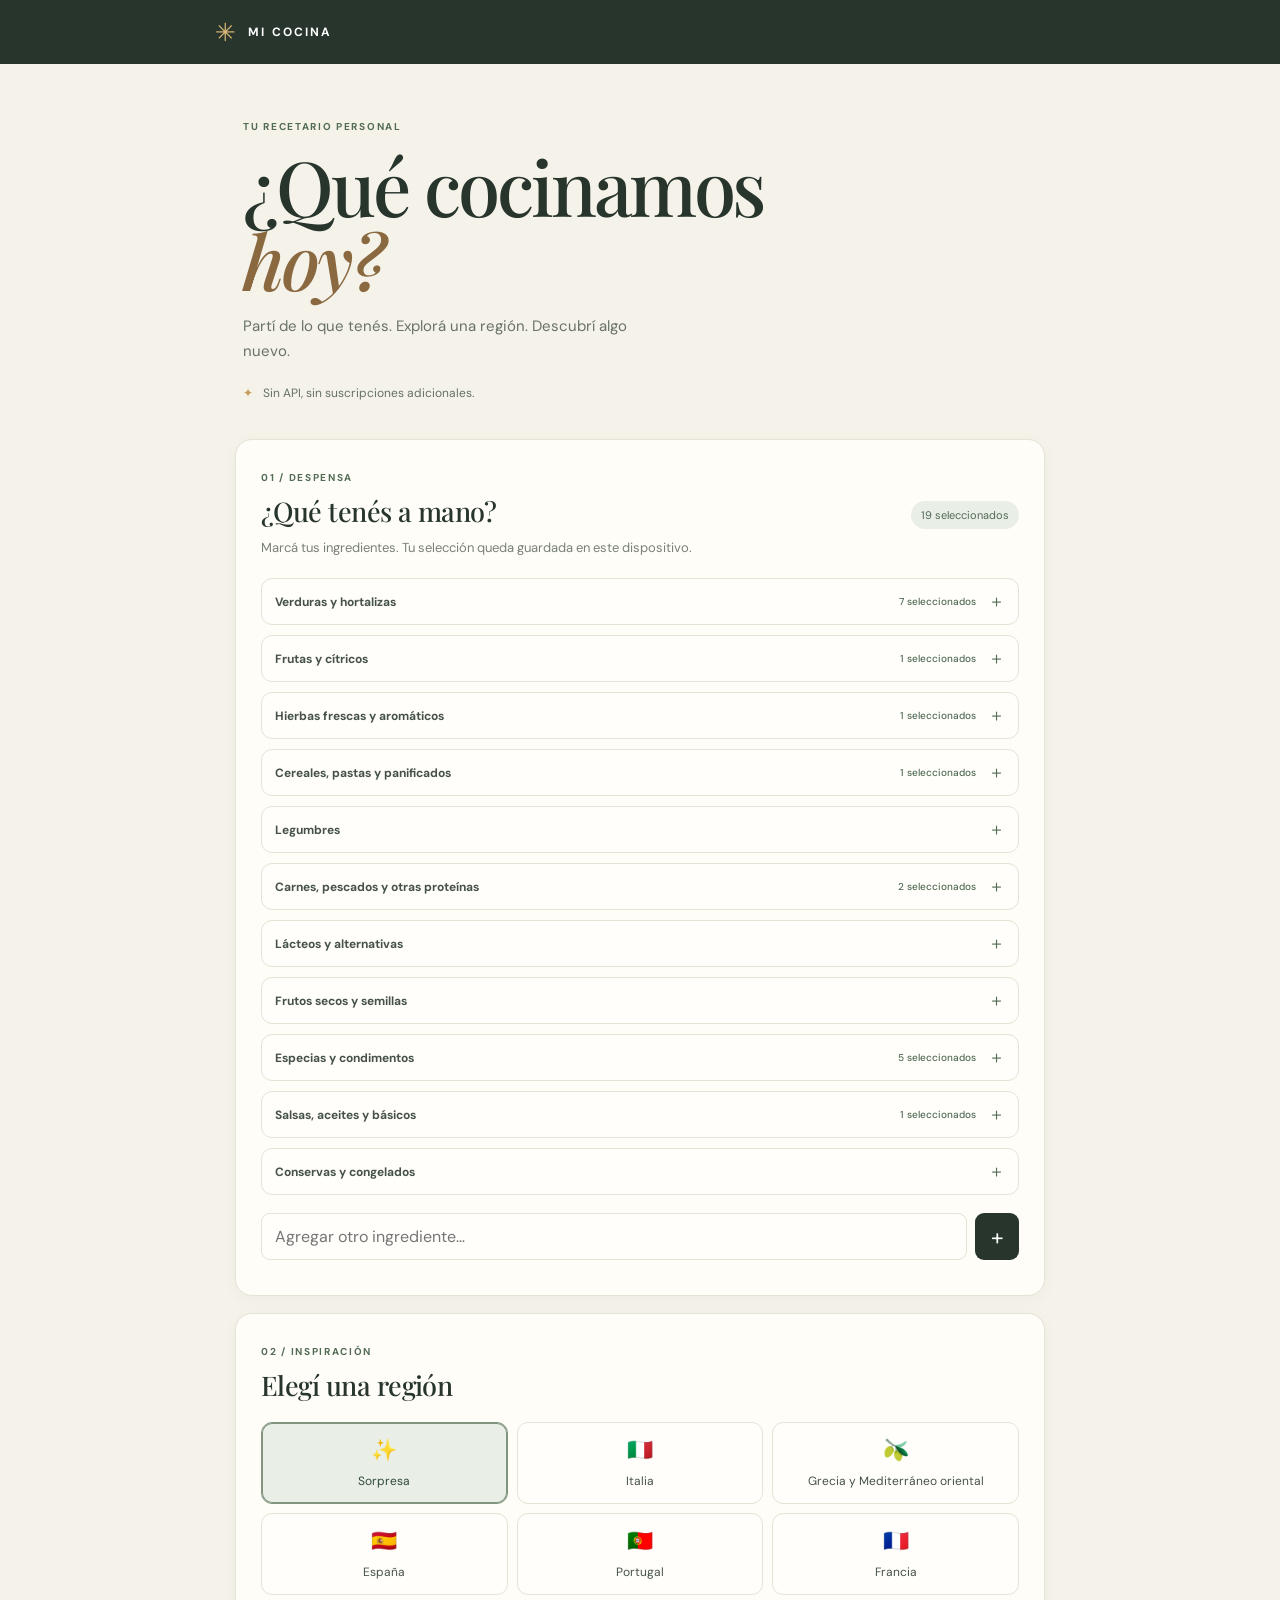
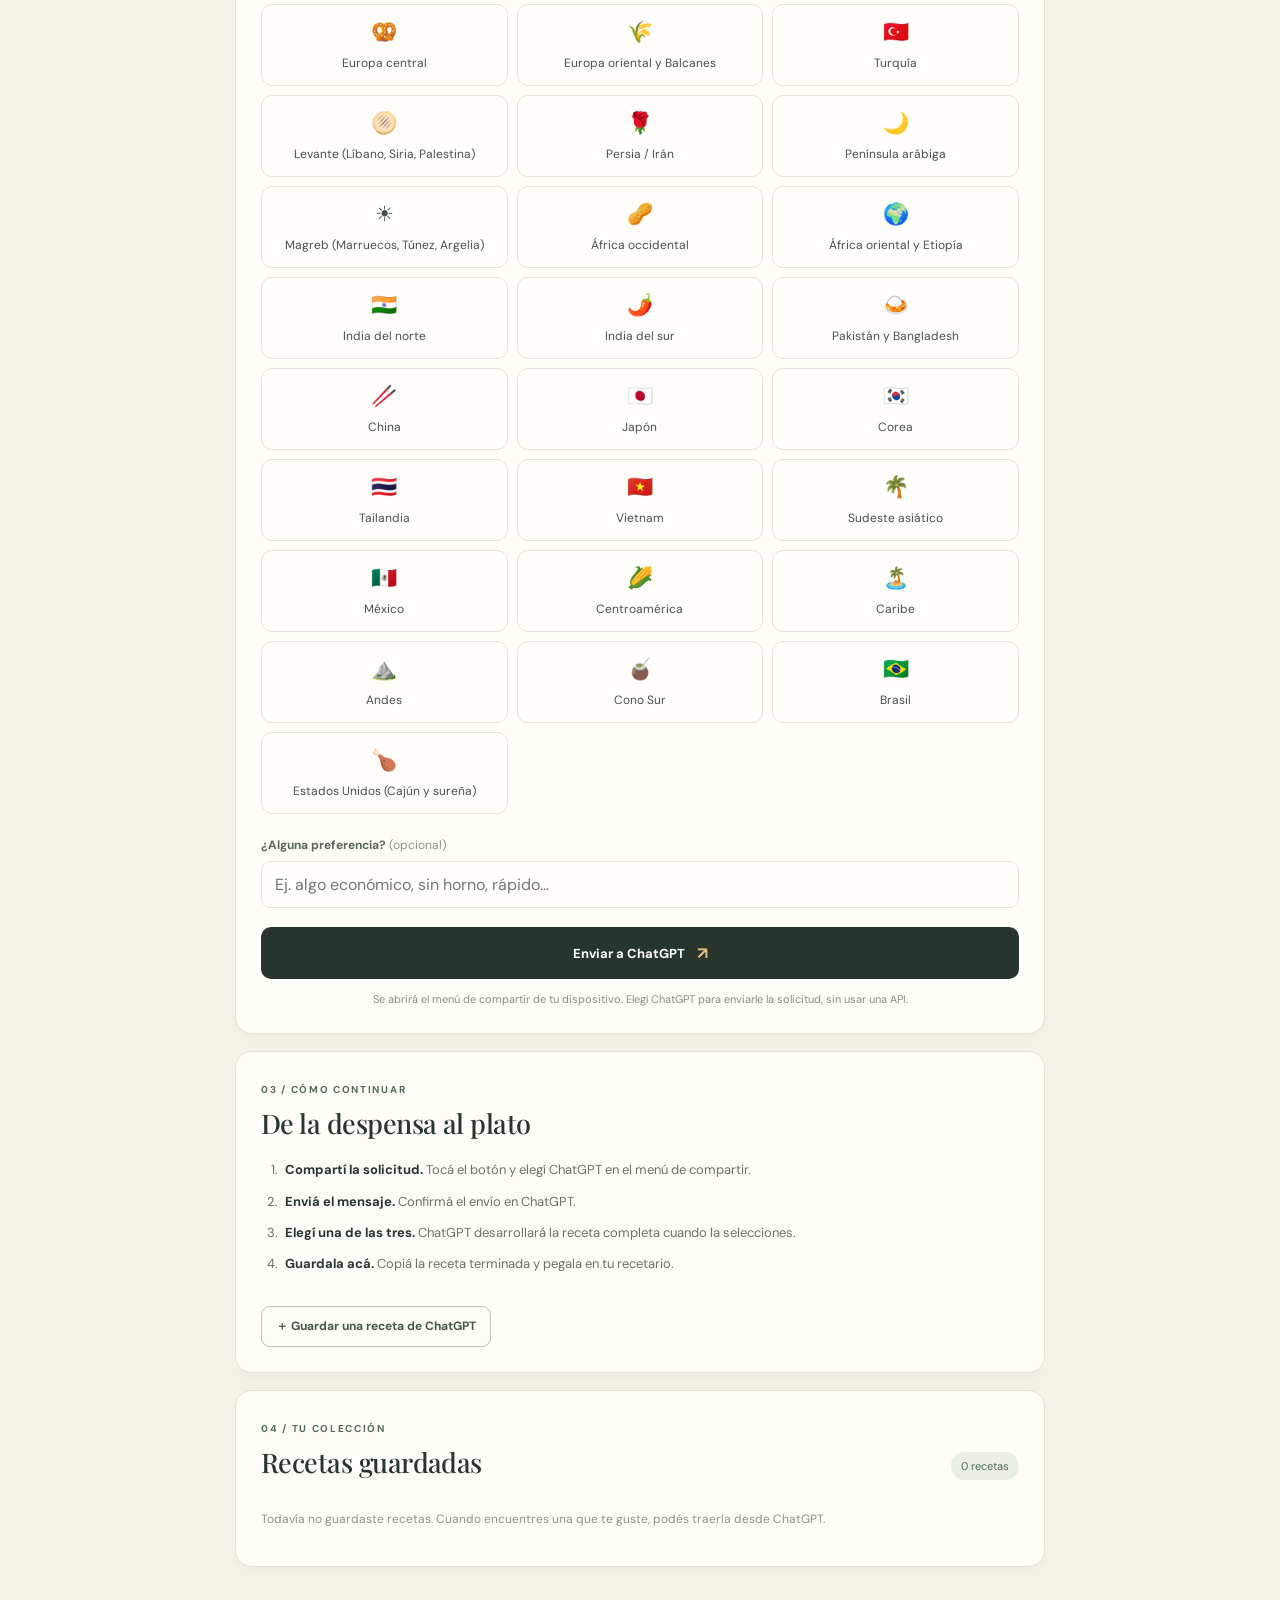
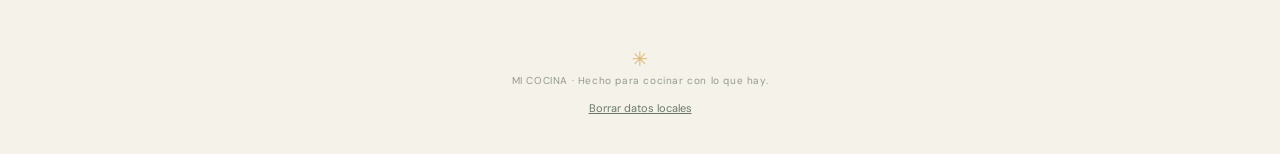
<file: index.html>
<!doctype html>
<html lang="es">
<head>
  <meta charset="utf-8">
  <meta name="viewport" content="width=device-width, initial-scale=1, viewport-fit=cover">
  <meta name="theme-color" content="#26352d">
  <meta name="description" content="Tu despensa, tus regiones favoritas y nuevas ideas para cocinar.">
  <title>Mi Cocina</title>
  <link rel="manifest" href="manifest.webmanifest">
  <link rel="icon" href="icons/icon-192.png">
  <link rel="stylesheet" href="styles.css">
</head>
<body>
  <header class="topbar">
    <a class="brand" href="#" aria-label="Mi Cocina, inicio">
      <span class="brand-mark">✳</span><span>MI COCINA</span>
    </a>
    <button id="installBtn" class="install-btn" hidden>＋ Instalar</button>
  </header>

  <main>
    <section class="hero">
      <div class="eyebrow">TU RECETARIO PERSONAL</div>
      <h1>¿Qué cocinamos<br><em>hoy?</em></h1>
      <p>Partí de lo que tenés. Explorá una región. Descubrí algo nuevo.</p>
      <div class="hero-note"><span>✦</span> Sin API, sin suscripciones adicionales.</div>
    </section>

    <section class="panel" id="pantryPanel">
      <div class="section-heading">
        <div><span class="step">01 / DESPENSA</span><h2>¿Qué tenés a mano?</h2></div>
        <span class="count" id="ingredientCount">0 seleccionados</span>
      </div>
      <p class="muted">Marcá tus ingredientes. Tu selección queda guardada en este dispositivo.</p>
      <div id="ingredientGroups"></div>
      <div class="custom-row">
        <input id="customIngredient" type="text" placeholder="Agregar otro ingrediente…" maxlength="50">
        <button id="addIngredient" class="add-btn" aria-label="Agregar ingrediente">+</button>
      </div>
      <div id="customList" class="chips"></div>
    </section>

    <section class="panel">
      <div class="section-heading">
        <div><span class="step">02 / INSPIRACIÓN</span><h2>Elegí una región</h2></div>
      </div>
      <div id="regionGrid" class="region-grid"></div>
      <label class="field-label" for="styleNotes">¿Alguna preferencia? <span>(opcional)</span></label>
      <input id="styleNotes" class="text-field" type="text" placeholder="Ej. algo económico, sin horno, rápido…">
      <button id="generateBtn" class="primary-btn">Enviar a ChatGPT <span>↗</span></button>
      <p class="fineprint">Se abrirá el menú de compartir de tu dispositivo. Elegí ChatGPT para enviarle la solicitud, sin usar una API.</p>
    </section>

    <section class="panel howto">
      <span class="step">03 / CÓMO CONTINUAR</span>
      <h2>De la despensa al plato</h2>
      <ol>
        <li><b>Compartí la solicitud.</b> Tocá el botón y elegí ChatGPT en el menú de compartir.</li>
        <li><b>Enviá el mensaje.</b> Confirmá el envío en ChatGPT.</li>
        <li><b>Elegí una de las tres.</b> ChatGPT desarrollará la receta completa cuando la selecciones.</li>
        <li><b>Guardala acá.</b> Copiá la receta terminada y pegala en tu recetario.</li>
      </ol>
      <button id="saveRecipeToggle" class="secondary-btn">＋ Guardar una receta de ChatGPT</button>
      <div id="saveRecipeArea" class="save-area" hidden>
        <label class="field-label" for="recipeTitle">Nombre de la receta</label>
        <input id="recipeTitle" class="text-field" placeholder="Ej. Berenjenas rellenas">
        <label class="field-label" for="recipeText">Pegá la receta completa</label>
        <textarea id="recipeText" class="text-field textarea" rows="6" placeholder="Pegá aquí la respuesta de ChatGPT…"></textarea>
        <button id="saveRecipeBtn" class="primary-btn">Guardar en mi recetario</button>
      </div>
    </section>

    <section class="panel">
      <div class="section-heading">
        <div><span class="step">04 / TU COLECCIÓN</span><h2>Recetas guardadas</h2></div>
        <span class="count" id="recipeCount">0 recetas</span>
      </div>
      <div id="recipeList" class="recipe-list">
        <p class="empty">Todavía no guardaste recetas. Cuando encuentres una que te guste, podés traerla desde ChatGPT.</p>
      </div>
    </section>
  </main>

  <footer>
    <span class="brand-mark">✳</span>
    <p>MI COCINA · Hecho para cocinar con lo que hay.</p>
    <button id="clearData" class="text-btn">Borrar datos locales</button>
  </footer>

  <div id="toast" class="toast" role="status" aria-live="polite"></div>
  <script src="app.js"></script>
</body>
</html>
</file>
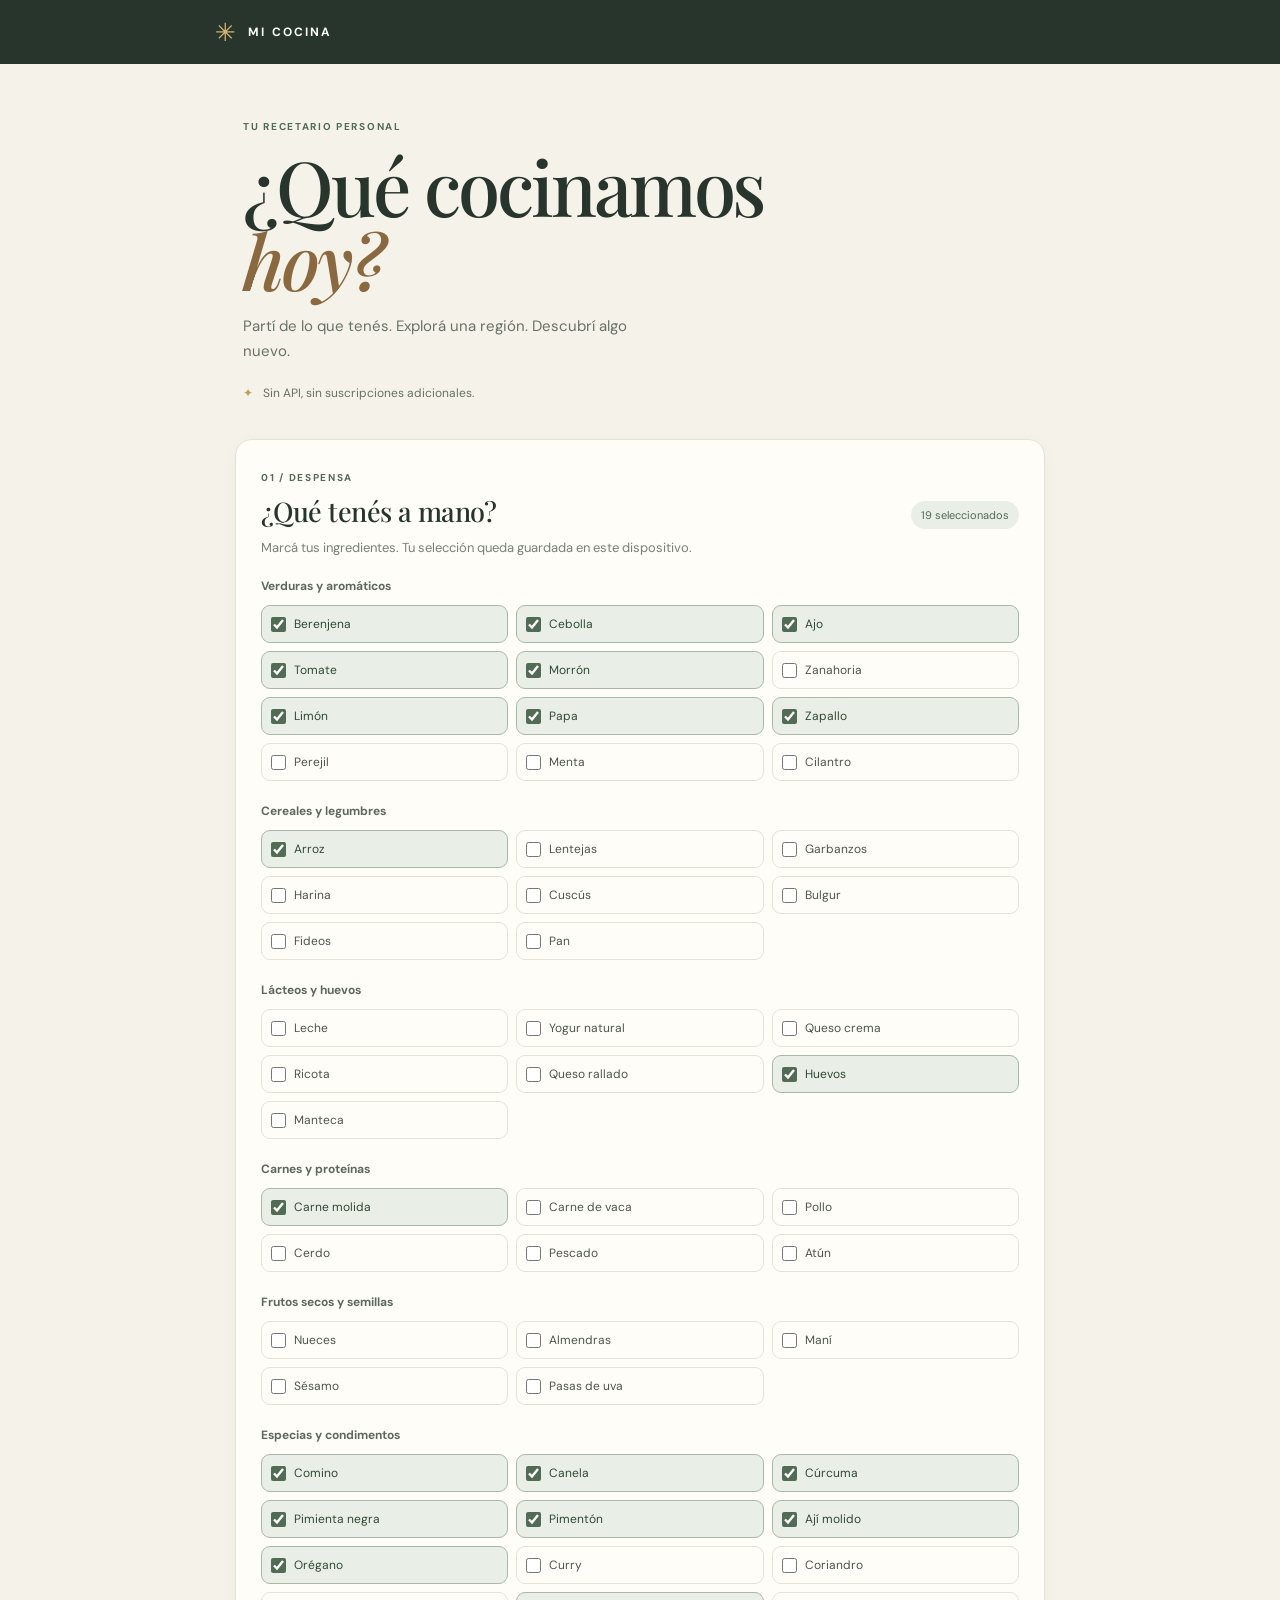
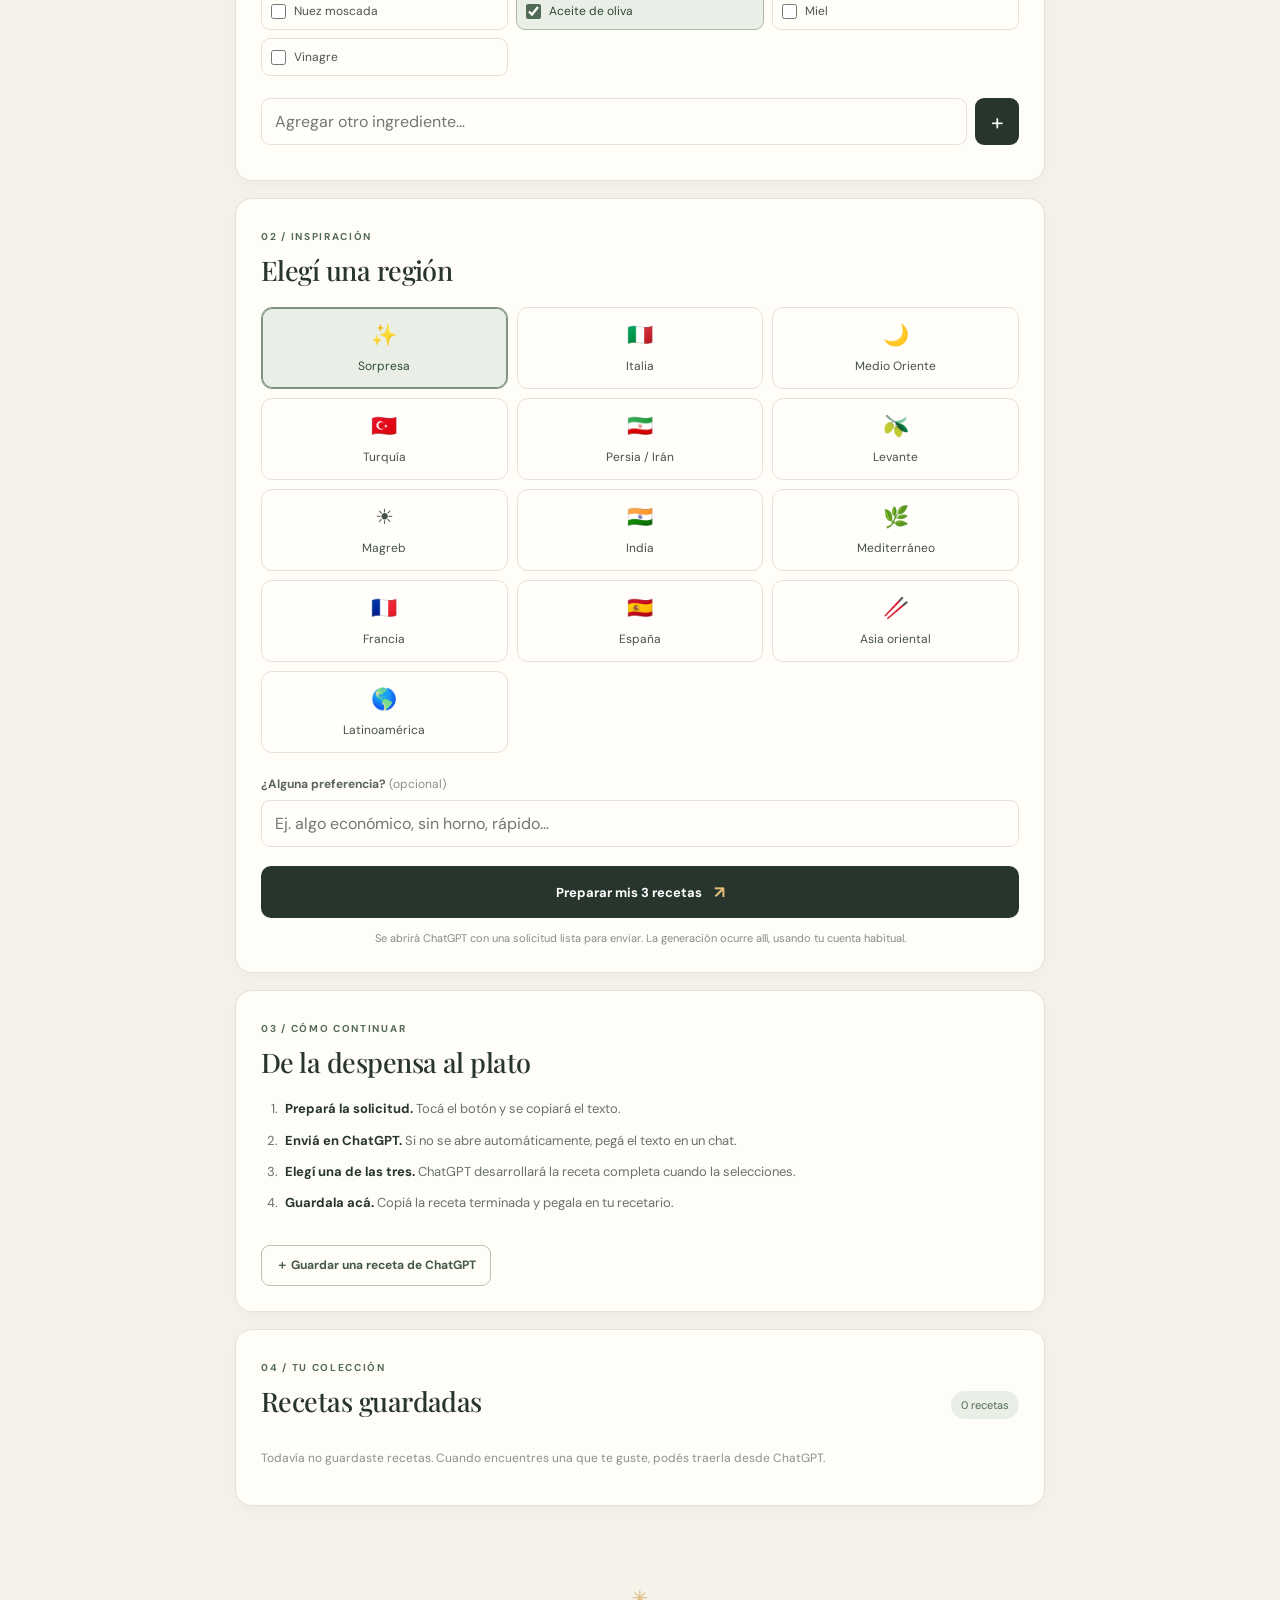
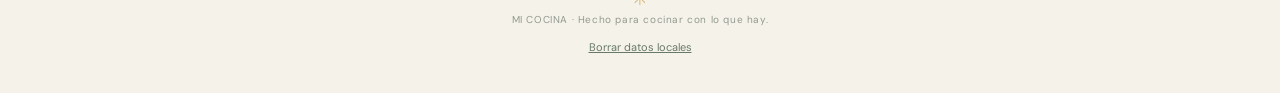
<file: mi_cocina/index.html>
<!doctype html>
<html lang="es">
<head>
  <meta charset="utf-8">
  <meta name="viewport" content="width=device-width, initial-scale=1, viewport-fit=cover">
  <meta name="theme-color" content="#26352d">
  <meta name="description" content="Tu despensa, tus regiones favoritas y nuevas ideas para cocinar.">
  <title>Mi Cocina</title>
  <link rel="manifest" href="manifest.webmanifest">
  <link rel="icon" href="icons/icon-192.png">
  <link rel="stylesheet" href="styles.css">
</head>
<body>
  <header class="topbar">
    <a class="brand" href="#" aria-label="Mi Cocina, inicio">
      <span class="brand-mark">✳</span><span>MI COCINA</span>
    </a>
    <button id="installBtn" class="install-btn" hidden>＋ Instalar</button>
  </header>

  <main>
    <section class="hero">
      <div class="eyebrow">TU RECETARIO PERSONAL</div>
      <h1>¿Qué cocinamos<br><em>hoy?</em></h1>
      <p>Partí de lo que tenés. Explorá una región. Descubrí algo nuevo.</p>
      <div class="hero-note"><span>✦</span> Sin API, sin suscripciones adicionales.</div>
    </section>

    <section class="panel" id="pantryPanel">
      <div class="section-heading">
        <div><span class="step">01 / DESPENSA</span><h2>¿Qué tenés a mano?</h2></div>
        <span class="count" id="ingredientCount">0 seleccionados</span>
      </div>
      <p class="muted">Marcá tus ingredientes. Tu selección queda guardada en este dispositivo.</p>
      <div id="ingredientGroups"></div>
      <div class="custom-row">
        <input id="customIngredient" type="text" placeholder="Agregar otro ingrediente…" maxlength="50">
        <button id="addIngredient" class="add-btn" aria-label="Agregar ingrediente">+</button>
      </div>
      <div id="customList" class="chips"></div>
    </section>

    <section class="panel">
      <div class="section-heading">
        <div><span class="step">02 / INSPIRACIÓN</span><h2>Elegí una región</h2></div>
      </div>
      <div id="regionGrid" class="region-grid"></div>
      <label class="field-label" for="styleNotes">¿Alguna preferencia? <span>(opcional)</span></label>
      <input id="styleNotes" class="text-field" type="text" placeholder="Ej. algo económico, sin horno, rápido…">
      <button id="generateBtn" class="primary-btn">Preparar mis 3 recetas <span>↗</span></button>
      <p class="fineprint">Se abrirá ChatGPT con una solicitud lista para enviar. La generación ocurre allí, usando tu cuenta habitual.</p>
    </section>

    <section class="panel howto">
      <span class="step">03 / CÓMO CONTINUAR</span>
      <h2>De la despensa al plato</h2>
      <ol>
        <li><b>Prepará la solicitud.</b> Tocá el botón y se copiará el texto.</li>
        <li><b>Enviá en ChatGPT.</b> Si no se abre automáticamente, pegá el texto en un chat.</li>
        <li><b>Elegí una de las tres.</b> ChatGPT desarrollará la receta completa cuando la selecciones.</li>
        <li><b>Guardala acá.</b> Copiá la receta terminada y pegala en tu recetario.</li>
      </ol>
      <button id="saveRecipeToggle" class="secondary-btn">＋ Guardar una receta de ChatGPT</button>
      <div id="saveRecipeArea" class="save-area" hidden>
        <label class="field-label" for="recipeTitle">Nombre de la receta</label>
        <input id="recipeTitle" class="text-field" placeholder="Ej. Berenjenas rellenas">
        <label class="field-label" for="recipeText">Pegá la receta completa</label>
        <textarea id="recipeText" class="text-field textarea" rows="6" placeholder="Pegá aquí la respuesta de ChatGPT…"></textarea>
        <button id="saveRecipeBtn" class="primary-btn">Guardar en mi recetario</button>
      </div>
    </section>

    <section class="panel">
      <div class="section-heading">
        <div><span class="step">04 / TU COLECCIÓN</span><h2>Recetas guardadas</h2></div>
        <span class="count" id="recipeCount">0 recetas</span>
      </div>
      <div id="recipeList" class="recipe-list">
        <p class="empty">Todavía no guardaste recetas. Cuando encuentres una que te guste, podés traerla desde ChatGPT.</p>
      </div>
    </section>
  </main>

  <footer>
    <span class="brand-mark">✳</span>
    <p>MI COCINA · Hecho para cocinar con lo que hay.</p>
    <button id="clearData" class="text-btn">Borrar datos locales</button>
  </footer>

  <div id="toast" class="toast" role="status" aria-live="polite"></div>
  <script src="app.js"></script>
</body>
</html>
</file>
<file: styles.css>
@import url('https://fonts.googleapis.com/css2?family=DM+Sans:wght@400;500;600;700&family=Playfair+Display:ital,wght@0,500;0,600;1,500;1,600&display=swap');
:root{--ink:#27352d;--muted:#788078;--cream:#f5f2e9;--paper:#fffdf8;--line:#e7e2d6;--olive:#526b55;--gold:#c49a58;--soft:#e9eee6}
*{box-sizing:border-box}
html{scroll-behavior:smooth}
body{margin:0;background:var(--cream);color:var(--ink);font-family:"DM Sans",system-ui,sans-serif}
button,input,textarea{font:inherit}
button{cursor:pointer}
.topbar{height:64px;padding:0 max(22px,calc((100vw - 850px)/2));display:flex;align-items:center;justify-content:space-between;background:var(--ink);color:#fff}
.brand{display:flex;align-items:center;gap:10px;color:#fff;text-decoration:none;font-size:12px;font-weight:700;letter-spacing:.18em}
.brand-mark{color:#d9b777;font-size:25px;line-height:1}
.install-btn{border:1px solid #829083;background:transparent;color:#fff;border-radius:20px;padding:8px 13px;font-size:12px}
main{max-width:850px;margin:0 auto;padding:0 20px 50px}
.hero{padding:56px 8px 38px}
.eyebrow,.step{font-size:10px;letter-spacing:.17em;font-weight:700;color:var(--olive)}
.hero h1{font-family:"Playfair Display",Georgia,serif;font-size:clamp(48px,10vw,76px);font-weight:500;line-height:.98;letter-spacing:-.04em;margin:16px 0}
.hero h1 em{color:#8a6940}
.hero p{max-width:420px;color:#687269;line-height:1.65;font-size:15px}
.hero-note{margin-top:22px;font-size:12px;color:#657166}.hero-note span{color:var(--gold);margin-right:7px}
.panel{background:var(--paper);border:1px solid var(--line);border-radius:17px;padding:25px;margin:0 0 17px;box-shadow:0 4px 18px #28372d08}
.section-heading{display:flex;justify-content:space-between;align-items:flex-end;gap:12px}
h2{font-family:"Playfair Display",Georgia,serif;font-size:27px;font-weight:500;margin:7px 0 0;letter-spacing:-.02em}
.muted{color:var(--muted);font-size:13px;margin:10px 0 22px}
.count{font-size:11px;color:var(--olive);background:var(--soft);padding:7px 10px;border-radius:20px;white-space:nowrap}
.group{margin:10px 0;border:1px solid var(--line);border-radius:11px;background:#fffefa;overflow:hidden}
.group-summary{list-style:none;display:flex;align-items:center;justify-content:space-between;gap:12px;padding:14px 13px;font-size:12px;color:#465247;font-weight:700;cursor:pointer}
.group-summary::-webkit-details-marker{display:none}
.group-summary:after{content:"＋";font-size:17px;line-height:1;color:var(--olive);font-weight:400}
.group[open]>.group-summary:after{content:"−"}
.group[open]>.group-summary{background:var(--soft);border-bottom:1px solid var(--line)}
.group-meta{font-size:10px;color:var(--olive);font-weight:500;margin-left:auto}
.group .check-grid{padding:12px}
.group h3{font-size:12px;color:#5d685e;margin:0 0 11px;font-weight:700}
.check-grid{display:grid;grid-template-columns:repeat(3,minmax(0,1fr));gap:8px}
.ingredient{display:flex;align-items:center;gap:8px;min-height:38px;border:1px solid var(--line);border-radius:9px;padding:7px 9px;font-size:12px;color:#4b554d;cursor:pointer;transition:.15s}
.ingredient:has(input:checked){background:var(--soft);border-color:#aab9a7;color:#304a35}
.ingredient input{accent-color:var(--olive);width:15px;height:15px;margin:0;flex:none}
.custom-row{display:flex;gap:8px;margin-top:18px}
.custom-row input,.text-field{width:100%;border:1px solid var(--line);background:#fffefa;border-radius:9px;padding:12px 13px;color:var(--ink);outline:none}
.custom-row input:focus,.text-field:focus{border-color:#849a83;box-shadow:0 0 0 3px #849a8318}
.add-btn{width:44px;flex:none;border:0;border-radius:9px;background:var(--ink);color:white;font-size:23px}
.chips{display:flex;flex-wrap:wrap;gap:7px;margin-top:10px}
.chip{border-radius:18px;background:#f0eee6;padding:6px 10px;font-size:11px}
.chip button{border:0;background:none;color:#788078;margin-left:5px;padding:0 0 0 3px}
.region-grid{display:grid;grid-template-columns:repeat(3,1fr);gap:9px;margin:19px 0 23px}
.region{border:1px solid var(--line);background:#fffefa;border-radius:11px;padding:13px 8px;text-align:center;color:#465247;min-height:76px}
.region .emoji{display:block;font-size:21px;margin-bottom:5px}.region span:last-child{font-size:12px}
.region.active{background:var(--soft);border:1.5px solid #80947f;color:#304b36;box-shadow:inset 0 0 0 1px #80947f}
.field-label{display:block;font-size:12px;font-weight:700;color:#59645b;margin:13px 0 8px}.field-label span{font-weight:400;color:#8a9289}
.primary-btn{width:100%;border:0;background:var(--ink);color:#fff;border-radius:10px;padding:15px 17px;font-size:13px;font-weight:700;margin-top:19px;display:flex;justify-content:center;align-items:center;gap:12px}
.primary-btn span{color:#e0bd7d;font-size:17px}
.primary-btn:active{transform:translateY(1px)}
.fineprint{font-size:11px;line-height:1.55;color:#858d84;text-align:center;margin:12px 10px 0}
.howto ol{padding-left:20px;margin:18px 0 22px;color:#687269;font-size:13px;line-height:1.7}
.howto li{padding:0 0 9px 4px}.howto li b{color:var(--ink)}
.secondary-btn{border:1px solid #b9c3b5;background:transparent;color:#435846;border-radius:9px;padding:11px 14px;font-size:12px;font-weight:700}
.save-area{margin-top:17px;padding-top:15px;border-top:1px solid var(--line)}
.textarea{resize:vertical;line-height:1.5;font-size:12px}
.recipe-list{display:grid;gap:10px;margin-top:18px}
.recipe-card{border:1px solid var(--line);border-radius:11px;padding:14px;background:#fffefa}
.recipe-card h3{font-family:"Playfair Display",Georgia,serif;font-size:19px;font-weight:500;margin:0 0 5px}
.recipe-meta{font-size:10px;color:#899187;margin-bottom:9px}
.recipe-card p{font-size:12px;line-height:1.55;color:#626d64;white-space:pre-wrap;max-height:130px;overflow:auto;margin:0}
.recipe-actions{display:flex;justify-content:flex-end;gap:8px;margin-top:10px}
.recipe-actions button,.text-btn{border:0;background:transparent;color:#687969;font-size:11px;text-decoration:underline;padding:4px}
.empty{color:#8a9289;font-size:12px;line-height:1.6}
footer{max-width:850px;margin:0 auto;padding:15px 20px 35px;text-align:center;color:#92998f;font-size:10px}
footer .brand-mark{font-size:20px}
footer p{margin:5px 0 10px;letter-spacing:.06em}
.toast{position:fixed;left:50%;bottom:22px;transform:translate(-50%,20px);background:#26352d;color:#fff;padding:12px 17px;border-radius:25px;font-size:12px;opacity:0;pointer-events:none;transition:.25s;max-width:90%;text-align:center;z-index:5}
.toast.show{opacity:1;transform:translate(-50%,0)}
@media(max-width:560px){.hero{padding:43px 4px 30px}.panel{padding:19px 16px;border-radius:14px}.check-grid{grid-template-columns:repeat(2,minmax(0,1fr))}.region-grid{grid-template-columns:repeat(3,1fr)}h2{font-size:24px}.section-heading{align-items:center}.count{font-size:10px;padding:6px 8px}}
</file>
<file: mi_cocina/styles.css>
@import url('https://fonts.googleapis.com/css2?family=DM+Sans:wght@400;500;600;700&family=Playfair+Display:ital,wght@0,500;0,600;1,500;1,600&display=swap');
:root{--ink:#27352d;--muted:#788078;--cream:#f5f2e9;--paper:#fffdf8;--line:#e7e2d6;--olive:#526b55;--gold:#c49a58;--soft:#e9eee6}
*{box-sizing:border-box}
html{scroll-behavior:smooth}
body{margin:0;background:var(--cream);color:var(--ink);font-family:"DM Sans",system-ui,sans-serif}
button,input,textarea{font:inherit}
button{cursor:pointer}
.topbar{height:64px;padding:0 max(22px,calc((100vw - 850px)/2));display:flex;align-items:center;justify-content:space-between;background:var(--ink);color:#fff}
.brand{display:flex;align-items:center;gap:10px;color:#fff;text-decoration:none;font-size:12px;font-weight:700;letter-spacing:.18em}
.brand-mark{color:#d9b777;font-size:25px;line-height:1}
.install-btn{border:1px solid #829083;background:transparent;color:#fff;border-radius:20px;padding:8px 13px;font-size:12px}
main{max-width:850px;margin:0 auto;padding:0 20px 50px}
.hero{padding:56px 8px 38px}
.eyebrow,.step{font-size:10px;letter-spacing:.17em;font-weight:700;color:var(--olive)}
.hero h1{font-family:"Playfair Display",Georgia,serif;font-size:clamp(48px,10vw,76px);font-weight:500;line-height:.98;letter-spacing:-.04em;margin:16px 0}
.hero h1 em{color:#8a6940}
.hero p{max-width:420px;color:#687269;line-height:1.65;font-size:15px}
.hero-note{margin-top:22px;font-size:12px;color:#657166}.hero-note span{color:var(--gold);margin-right:7px}
.panel{background:var(--paper);border:1px solid var(--line);border-radius:17px;padding:25px;margin:0 0 17px;box-shadow:0 4px 18px #28372d08}
.section-heading{display:flex;justify-content:space-between;align-items:flex-end;gap:12px}
h2{font-family:"Playfair Display",Georgia,serif;font-size:27px;font-weight:500;margin:7px 0 0;letter-spacing:-.02em}
.muted{color:var(--muted);font-size:13px;margin:10px 0 22px}
.count{font-size:11px;color:var(--olive);background:var(--soft);padding:7px 10px;border-radius:20px;white-space:nowrap}
.group{margin:22px 0}.group h3{font-size:12px;color:#5d685e;margin:0 0 11px;font-weight:700}
.check-grid{display:grid;grid-template-columns:repeat(3,minmax(0,1fr));gap:8px}
.ingredient{display:flex;align-items:center;gap:8px;min-height:38px;border:1px solid var(--line);border-radius:9px;padding:7px 9px;font-size:12px;color:#4b554d;cursor:pointer;transition:.15s}
.ingredient:has(input:checked){background:var(--soft);border-color:#aab9a7;color:#304a35}
.ingredient input{accent-color:var(--olive);width:15px;height:15px;margin:0;flex:none}
.custom-row{display:flex;gap:8px;margin-top:18px}
.custom-row input,.text-field{width:100%;border:1px solid var(--line);background:#fffefa;border-radius:9px;padding:12px 13px;color:var(--ink);outline:none}
.custom-row input:focus,.text-field:focus{border-color:#849a83;box-shadow:0 0 0 3px #849a8318}
.add-btn{width:44px;flex:none;border:0;border-radius:9px;background:var(--ink);color:white;font-size:23px}
.chips{display:flex;flex-wrap:wrap;gap:7px;margin-top:10px}
.chip{border-radius:18px;background:#f0eee6;padding:6px 10px;font-size:11px}
.chip button{border:0;background:none;color:#788078;margin-left:5px;padding:0 0 0 3px}
.region-grid{display:grid;grid-template-columns:repeat(3,1fr);gap:9px;margin:19px 0 23px}
.region{border:1px solid var(--line);background:#fffefa;border-radius:11px;padding:13px 8px;text-align:center;color:#465247;min-height:76px}
.region .emoji{display:block;font-size:21px;margin-bottom:5px}.region span:last-child{font-size:12px}
.region.active{background:var(--soft);border:1.5px solid #80947f;color:#304b36;box-shadow:inset 0 0 0 1px #80947f}
.field-label{display:block;font-size:12px;font-weight:700;color:#59645b;margin:13px 0 8px}.field-label span{font-weight:400;color:#8a9289}
.primary-btn{width:100%;border:0;background:var(--ink);color:#fff;border-radius:10px;padding:15px 17px;font-size:13px;font-weight:700;margin-top:19px;display:flex;justify-content:center;align-items:center;gap:12px}
.primary-btn span{color:#e0bd7d;font-size:17px}
.primary-btn:active{transform:translateY(1px)}
.fineprint{font-size:11px;line-height:1.55;color:#858d84;text-align:center;margin:12px 10px 0}
.howto ol{padding-left:20px;margin:18px 0 22px;color:#687269;font-size:13px;line-height:1.7}
.howto li{padding:0 0 9px 4px}.howto li b{color:var(--ink)}
.secondary-btn{border:1px solid #b9c3b5;background:transparent;color:#435846;border-radius:9px;padding:11px 14px;font-size:12px;font-weight:700}
.save-area{margin-top:17px;padding-top:15px;border-top:1px solid var(--line)}
.textarea{resize:vertical;line-height:1.5;font-size:12px}
.recipe-list{display:grid;gap:10px;margin-top:18px}
.recipe-card{border:1px solid var(--line);border-radius:11px;padding:14px;background:#fffefa}
.recipe-card h3{font-family:"Playfair Display",Georgia,serif;font-size:19px;font-weight:500;margin:0 0 5px}
.recipe-meta{font-size:10px;color:#899187;margin-bottom:9px}
.recipe-card p{font-size:12px;line-height:1.55;color:#626d64;white-space:pre-wrap;max-height:130px;overflow:auto;margin:0}
.recipe-actions{display:flex;justify-content:flex-end;gap:8px;margin-top:10px}
.recipe-actions button,.text-btn{border:0;background:transparent;color:#687969;font-size:11px;text-decoration:underline;padding:4px}
.empty{color:#8a9289;font-size:12px;line-height:1.6}
footer{max-width:850px;margin:0 auto;padding:15px 20px 35px;text-align:center;color:#92998f;font-size:10px}
footer .brand-mark{font-size:20px}
footer p{margin:5px 0 10px;letter-spacing:.06em}
.toast{position:fixed;left:50%;bottom:22px;transform:translate(-50%,20px);background:#26352d;color:#fff;padding:12px 17px;border-radius:25px;font-size:12px;opacity:0;pointer-events:none;transition:.25s;max-width:90%;text-align:center;z-index:5}
.toast.show{opacity:1;transform:translate(-50%,0)}
@media(max-width:560px){.hero{padding:43px 4px 30px}.panel{padding:19px 16px;border-radius:14px}.check-grid{grid-template-columns:repeat(2,minmax(0,1fr))}.region-grid{grid-template-columns:repeat(3,1fr)}h2{font-size:24px}.section-heading{align-items:center}.count{font-size:10px;padding:6px 8px}}
</file>
